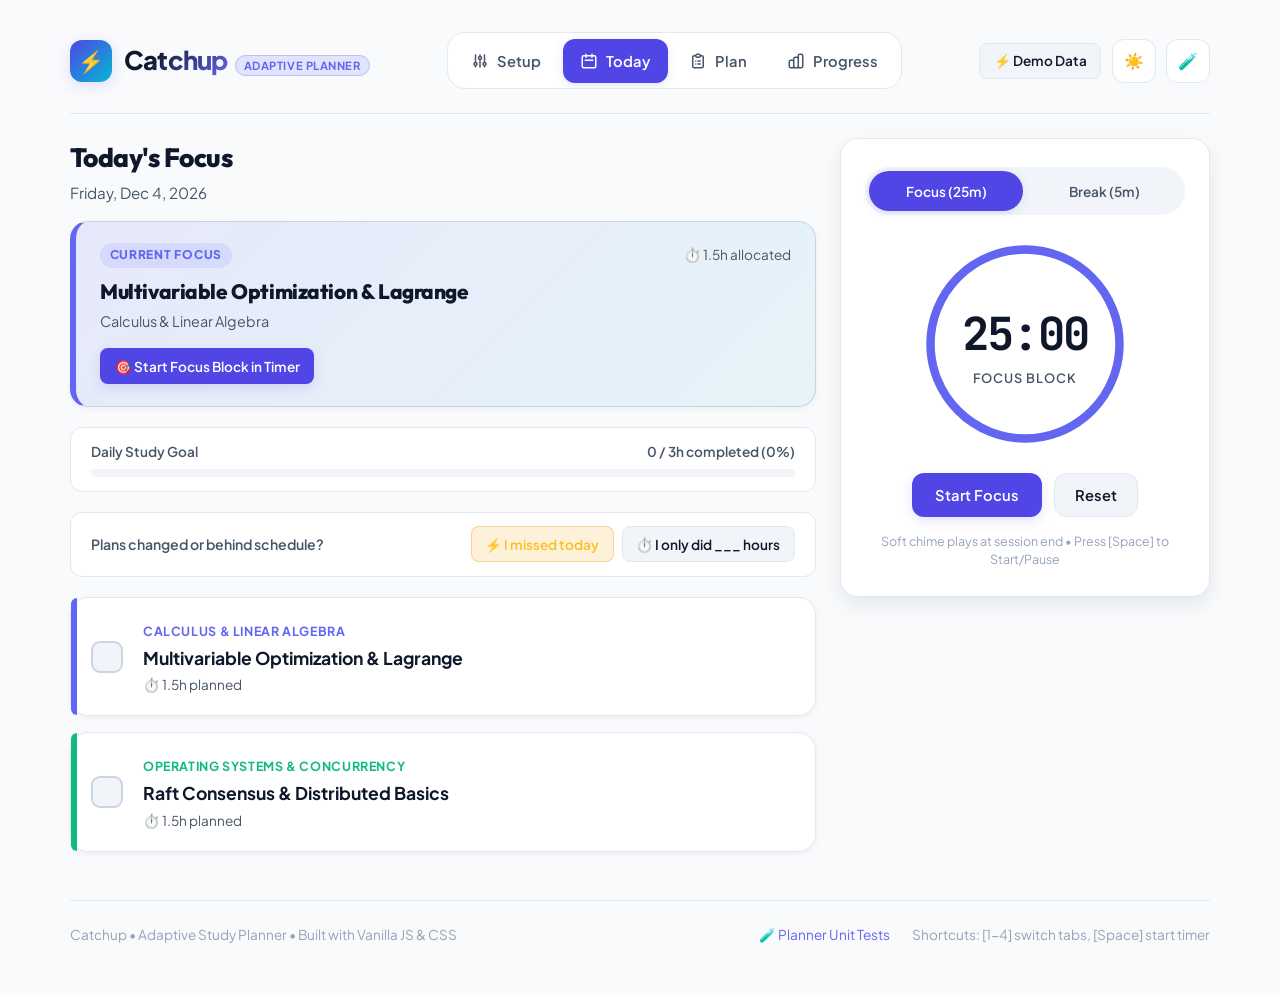
<file: index.html>
<!DOCTYPE html>
<html lang="en" data-theme="dark">
<head>
  <meta charset="UTF-8">
  <meta name="viewport" content="width=device-width, initial-scale=1.0">
  <title>Catchup - Adaptive Study Planner</title>
  <meta name="description" content="Catchup is an adaptive study planner that automatically re-plans your remaining schedule when life happens.">
  <meta name="theme-color" content="#6366f1">
  <meta name="apple-mobile-web-app-capable" content="yes">
  <meta name="apple-mobile-web-app-status-bar-style" content="black-translucent">
  <link rel="manifest" href="manifest.json">
  <link rel="preconnect" href="https://fonts.googleapis.com">
  <link rel="preconnect" href="https://fonts.gstatic.com" crossorigin>
  <link rel="stylesheet" href="styles.css">
  <link rel="icon" href="data:image/svg+xml,<svg xmlns=%22http://www.w3.org/2000/svg%22 viewBox=%220 0 100 100%22><text y=%22.9em%22 font-size=%2290%22>⚡</text></svg>">
</head>
<body>
  <div class="app-container">
    <!-- Navigation Bar -->
    <header class="navbar" role="banner">
      <div class="brand">
        <div class="brand-icon" aria-hidden="true">⚡</div>
        <div>
          <span class="brand-title">Catchup</span>
          <span class="brand-badge">Adaptive Planner</span>
        </div>
      </div>

      <!-- Tab Buttons -->
      <nav class="tab-nav" role="tablist" aria-label="Main Navigation">
        <button class="tab-btn" data-tab="setup" role="tab" id="tab-nav-setup" aria-selected="false" aria-controls="tab-setup">
          <svg fill="none" stroke="currentColor" viewBox="0 0 24 24" aria-hidden="true"><path stroke-linecap="round" stroke-linejoin="round" stroke-width="2" d="M12 6V4m0 2a2 2 0 100 4m0-4a2 2 0 110 4m-6 8a2 2 0 100-4m0 4a2 2 0 110-4m0 4v2m0-6V4m6 6v10m6-2a2 2 0 100-4m0 4a2 2 0 110-4m0 4v2m0-6V4"/></svg>
          Setup
        </button>
        <button class="tab-btn active" data-tab="today" role="tab" id="tab-nav-today" aria-selected="true" aria-controls="tab-today">
          <svg fill="none" stroke="currentColor" viewBox="0 0 24 24" aria-hidden="true"><path stroke-linecap="round" stroke-linejoin="round" stroke-width="2" d="M8 7V3m8 4V3m-9 8h10M5 21h14a2 2 0 002-2V7a2 2 0 00-2-2H5a2 2 0 00-2 2v12a2 2 0 002 2z"/></svg>
          Today
        </button>
        <button class="tab-btn" data-tab="plan" role="tab" id="tab-nav-plan" aria-selected="false" aria-controls="tab-plan">
          <svg fill="none" stroke="currentColor" viewBox="0 0 24 24" aria-hidden="true"><path stroke-linecap="round" stroke-linejoin="round" stroke-width="2" d="M9 5H7a2 2 0 00-2 2v12a2 2 0 002 2h10a2 2 0 002-2V7a2 2 0 00-2-2h-2M9 5a2 2 0 002 2h2a2 2 0 002-2M9 5a2 2 0 012-2h2a2 2 0 012 2m-3 7h3m-3 4h3m-6-4h.01M9 16h.01"/></svg>
          Plan
        </button>
        <button class="tab-btn" data-tab="progress" role="tab" id="tab-nav-progress" aria-selected="false" aria-controls="tab-progress">
          <svg fill="none" stroke="currentColor" viewBox="0 0 24 24" aria-hidden="true"><path stroke-linecap="round" stroke-linejoin="round" stroke-width="2" d="M9 19v-6a2 2 0 00-2-2H5a2 2 0 00-2 2v6a2 2 0 002 2h2a2 2 0 002-2zm0 0V9a2 2 0 012-2h2a2 2 0 012 2v10m-6 0a2 2 0 002 2h2a2 2 0 002-2m0 0V5a2 2 0 012-2h2a2 2 0 012 2v14a2 2 0 01-2 2h-2a2 2 0 01-2-2z"/></svg>
          Progress
        </button>
      </nav>

      <!-- Utility Actions -->
      <div class="nav-controls">
        <button class="btn btn-secondary btn-sm btn-load-demo" title="Load sample 3-subject study schedule">
          ⚡ Demo Data
        </button>
        <button class="btn-icon" id="theme-toggle-btn" aria-label="Toggle Dark and Light Theme" title="Toggle dark/light theme">
          <span id="theme-icon">🌙</span>
        </button>
        <a href="tests.html" class="btn-icon" aria-label="Run Unit Test Suite" title="Run Planner Unit Tests">
          <span>🧪</span>
        </a>
      </div>
    </header>

    <!-- Workload Warning Alert Banner -->
    <div id="workload-warning-banner" class="warning-banner" style="display: none;" role="alert" aria-live="assertive">
      <div class="warning-content">
        <div class="warning-icon" aria-hidden="true">⚠️</div>
        <div class="warning-text">
          <!-- Dynamic Content -->
        </div>
      </div>
      <button class="btn btn-warning btn-sm" onclick="document.getElementById('tab-nav-setup').click()">Adjust Hours</button>
    </div>

    <!-- MAIN SCREENS CONTAINER -->
    <main>
      <!-- SCREEN 1: SETUP -->
      <section id="tab-setup" class="tab-content" role="tabpanel" aria-labelledby="tab-nav-setup">
        <div class="screen-header">
          <div>
            <h2 class="screen-title">Study Setup & Curriculum</h2>
            <p class="screen-subtitle">Define your subjects, difficulty levels, exam deadlines, and daily capacity.</p>
          </div>
          <div style="display: flex; gap: 0.5rem; flex-wrap: wrap;">
            <button class="btn btn-primary" id="btn-add-subject">+ Add Subject</button>
            <button class="btn btn-secondary btn-load-demo">⚡ Load Demo</button>
            <button class="btn btn-danger btn-sm" id="btn-reset-data" style="margin-left: 0.25rem;">Reset All Data</button>
          </div>
        </div>

        <div class="setup-grid">
          <!-- Left: General Schedule Settings -->
          <div class="setup-card">
            <h3>⚙️ Study Settings</h3>
            
            <div class="form-group">
              <label class="form-label" for="setting-daily-hours">Daily Available Hours</label>
              <input type="number" id="setting-daily-hours" class="form-control" min="0.5" max="16" step="0.5" value="3" aria-describedby="setting-daily-hours-error">
              <div id="setting-daily-hours-error" class="form-error-msg" role="alert"></div>
              <small style="color:var(--text-muted);font-size:0.75rem;margin-top:0.25rem;display:block;">Catchup will allocate up to this many hours each active study day.</small>
            </div>

            <div class="form-group">
              <label class="form-label">Active Study Days</label>
              <div class="days-selector" role="group" aria-label="Select study days of the week">
                <label class="day-checkbox-label" data-day="1"><span>M</span></label>
                <label class="day-checkbox-label" data-day="2"><span>T</span></label>
                <label class="day-checkbox-label" data-day="3"><span>W</span></label>
                <label class="day-checkbox-label" data-day="4"><span>T</span></label>
                <label class="day-checkbox-label" data-day="5"><span>F</span></label>
                <label class="day-checkbox-label" data-day="6"><span>S</span></label>
                <label class="day-checkbox-label" data-day="0"><span>S</span></label>
              </div>
              <small style="color:var(--text-muted);font-size:0.75rem;margin-top:0.4rem;display:block;">Days toggled OFF are protected as rest days.</small>
            </div>

            <div style="margin-top: 1.5rem; padding-top: 1rem; border-top: 1px solid var(--border-subtle);">
              <h4 style="font-size: 0.92rem; margin-bottom: 0.5rem;">💡 How Adaptive Planning Works</h4>
              <p style="font-size: 0.82rem; color: var(--text-secondary); line-height: 1.45;">
                Topics are prioritized using: <br>
                <code>Weight = Difficulty × Hours × Urgency</code><br>
                Closer exams receive an exponential boost. Subjects are interleaved across days to maximize long-term memory retention.
              </p>
            </div>
          </div>

          <!-- Right: Subject Cards & Topic Tree -->
          <div>
            <div id="subjects-list-container" class="subjects-container">
              <!-- Dynamically populated -->
            </div>
          </div>
        </div>
      </section>

      <!-- SCREEN 2: TODAY -->
      <section id="tab-today" class="tab-content active" role="tabpanel" aria-labelledby="tab-nav-today">
        <div class="today-layout">
          <!-- Left Column: Hero Session, Daily Progress, Checklist & Catchup Actions -->
          <div>
            <div class="screen-header" style="margin-bottom: 1rem;">
              <div>
                <h2 class="screen-title">Today's Focus</h2>
                <p class="screen-subtitle" id="today-date-display"></p>
              </div>
            </div>

            <!-- Prominent Focus Hero Card -->
            <div id="today-hero-container">
              <!-- Dynamically populated with next session or completed state -->
            </div>

            <!-- Daily Progress Gauge -->
            <div class="today-progress-widget">
              <div class="daily-progress-header">
                <span>Daily Study Goal</span>
                <span id="today-daily-progress-label">0 / 0h (0%)</span>
              </div>
              <div class="daily-progress-track">
                <div class="daily-progress-fill" id="today-daily-progress-bar" style="width: 0%;"></div>
              </div>
            </div>

            <!-- Quick Catchup Actions Bar -->
            <div class="today-actions-bar">
              <span style="font-size: 0.88rem; font-weight: 600; color: var(--text-secondary);">Plans changed or behind schedule?</span>
              <div style="display: flex; gap: 0.5rem; flex-wrap: wrap;">
                <button class="btn btn-warning btn-sm" id="btn-missed-today">⚡ I missed today</button>
                <button class="btn btn-secondary btn-sm" id="btn-partial-hours">⏱️ I only did ___ hours</button>
              </div>
            </div>

            <!-- Today's Sessions List -->
            <div id="today-sessions-container" class="today-sessions-list">
              <!-- Dynamically populated -->
            </div>
          </div>

          <!-- Right Column: Built-in Pomodoro Focus Timer -->
          <div>
            <div class="pomodoro-card">
              <div class="pomodoro-modes" role="tablist" aria-label="Timer interval selection">
                <button class="pomo-mode-btn active" id="pomo-mode-work" role="tab" aria-selected="true">Focus (25m)</button>
                <button class="pomo-mode-btn" id="pomo-mode-break" role="tab" aria-selected="false">Break (5m)</button>
              </div>

              <div class="timer-circle-wrap" aria-hidden="true">
                <svg class="timer-svg" viewBox="0 0 200 200">
                  <circle class="timer-svg-bg" cx="100" cy="100" r="90"></circle>
                  <circle class="timer-svg-progress" id="pomo-progress-circle" cx="100" cy="100" r="90"></circle>
                </svg>
                <div class="timer-center-content">
                  <div class="timer-time-display" id="pomo-time-display" aria-live="polite">25:00</div>
                  <div class="timer-label-display">Focus Block</div>
                </div>
              </div>

              <div class="timer-controls-row">
                <button class="btn btn-primary" id="pomo-start-btn" style="min-width: 130px;">Start Focus</button>
                <button class="btn btn-secondary" id="pomo-reset-btn">Reset</button>
              </div>
              <p style="margin-top: 1rem; font-size: 0.78rem; color: var(--text-muted); line-height: 1.4;">
                Soft chime plays at session end • Press [Space] to Start/Pause
              </p>
            </div>
          </div>
        </div>
      </section>

      <!-- SCREEN 3: PLAN -->
      <section id="tab-plan" class="tab-content" role="tabpanel" aria-labelledby="tab-nav-plan">
        <div class="screen-header">
          <div>
            <h2 class="screen-title">Adaptive Timeline</h2>
            <p class="screen-subtitle">Your interleaved schedule over the next 14 days. Sessions automatically redistribute when life happens.</p>
          </div>
        </div>

        <div id="plan-calendar-grid" class="plan-calendar-grid">
          <!-- Dynamically populated day columns -->
        </div>
      </section>

      <!-- SCREEN 4: PROGRESS -->
      <section id="tab-progress" class="tab-content" role="tabpanel" aria-labelledby="tab-nav-progress">
        <div class="screen-header">
          <div>
            <h2 class="screen-title">Exam Readiness & Consistency</h2>
            <p class="screen-subtitle">Difficulty-weighted mastery, countdowns, and historical study cadence.</p>
          </div>
          <div>
            <div style="font-size: 0.8rem; text-transform: uppercase; color: var(--text-muted); font-weight: 700;">Overall Mastery</div>
            <div style="font-size: 1.85rem; font-weight: 800; font-family: var(--font-display); color: var(--accent-emerald);" id="overall-readiness-val">0%</div>
          </div>
        </div>

        <div class="progress-grid">
          <!-- Subject Readiness Scores -->
          <div class="progress-card">
            <h3 style="margin-bottom: 0.75rem;">🎯 Subject Readiness</h3>
            <p style="font-size: 0.82rem; color: var(--text-secondary); margin-bottom: 1.25rem;">
              Calculated as: <code>∑ (HoursDone × Difficulty) / ∑ (TotalHours × Difficulty)</code>
            </p>
            <div id="readiness-scores-container">
              <!-- Dynamically populated -->
            </div>
          </div>

          <!-- Exam Countdowns -->
          <div class="progress-card">
            <h3 style="margin-bottom: 1rem;">⏳ Upcoming Exam Deadlines</h3>
            <div id="exam-countdown-container" class="countdown-cards-list">
              <!-- Dynamically populated -->
            </div>
          </div>

          <!-- GitHub-style Study Heatmap -->
          <div class="heatmap-container-card">
            <div style="display: flex; justify-content: space-between; align-items: center; margin-bottom: 1rem;">
              <div>
                <h3 style="font-size: 1.2rem;">🔥 Study Consistency Heatmap</h3>
                <p style="font-size: 0.82rem; color: var(--text-secondary);">Hours completed across the last 12 weeks</p>
              </div>
            </div>

            <div class="heatmap-scroll-wrapper">
              <div id="study-heatmap-grid" class="heatmap-grid" role="grid" aria-label="Study hours activity heatmap">
                <!-- 7 rows x 12 cols dynamically rendered -->
              </div>
            </div>

            <div class="heatmap-legend" aria-hidden="true">
              <span>Less</span>
              <div class="legend-square heatmap-cell" data-level="0"></div>
              <div class="legend-square heatmap-cell" data-level="1"></div>
              <div class="legend-square heatmap-cell" data-level="2"></div>
              <div class="legend-square heatmap-cell" data-level="3"></div>
              <div class="legend-square heatmap-cell" data-level="4"></div>
              <span>More (3.5h+)</span>
            </div>
          </div>
        </div>
      </section>
    </main>

    <!-- FOOTER -->
    <footer class="app-footer">
      <div>Catchup • Adaptive Study Planner • Built with Vanilla JS &amp; CSS</div>
      <div>
        <a href="tests.html" style="margin-right: 1.25rem;">🧪 Planner Unit Tests</a>
        <span>Shortcuts: [1-4] switch tabs, [Space] start timer</span>
      </div>
    </footer>
  </div>

  <!-- ==========================================
       ACCESSIBLE MODALS
       ========================================== -->

  <!-- Modal: Add Subject -->
  <div class="modal-overlay" id="subject-modal" role="dialog" aria-modal="true" aria-labelledby="modal-subject-title" aria-hidden="true">
    <div class="modal-dialog">
      <div class="modal-header">
        <h3 id="modal-subject-title">Add New Subject</h3>
        <button class="btn-icon modal-close-btn" aria-label="Close modal">✕</button>
      </div>
      <form id="subject-form" novalidate>
        <div class="form-group">
          <label class="form-label" for="subject-name">Subject Name</label>
          <input type="text" id="subject-name" class="form-control" placeholder="e.g. Distributed Systems" required aria-describedby="subject-name-error">
          <div id="subject-name-error" class="form-error-msg" role="alert"></div>
        </div>
        <div class="form-group">
          <label class="form-label" for="subject-color">Accent Color</label>
          <input type="color" id="subject-color" class="form-control" value="#6366f1" style="height: 44px; padding: 4px; cursor: pointer;">
        </div>
        <div class="form-group">
          <label class="form-label" for="subject-exam-date">Exam Date</label>
          <input type="date" id="subject-exam-date" class="form-control" required aria-describedby="subject-exam-date-error">
          <div id="subject-exam-date-error" class="form-error-msg" role="alert"></div>
        </div>
        <div class="modal-footer">
          <button type="button" class="btn btn-secondary modal-close-btn">Cancel</button>
          <button type="submit" class="btn btn-primary">Create Subject</button>
        </div>
      </form>
    </div>
  </div>

  <!-- Modal: Add Topic -->
  <div class="modal-overlay" id="topic-modal" role="dialog" aria-modal="true" aria-labelledby="modal-topic-title" aria-hidden="true">
    <div class="modal-dialog">
      <div class="modal-header">
        <h3 id="modal-topic-title">Add New Topic</h3>
        <button class="btn-icon modal-close-btn" aria-label="Close modal">✕</button>
      </div>
      <form id="topic-form" novalidate>
        <div class="form-group">
          <label class="form-label" for="topic-name">Topic Name</label>
          <input type="text" id="topic-name" class="form-control" placeholder="e.g. Raft Consensus Algorithm" required aria-describedby="topic-name-error">
          <div id="topic-name-error" class="form-error-msg" role="alert"></div>
        </div>
        <div class="form-group">
          <label class="form-label" for="topic-difficulty">Difficulty (1 = Easy, 5 = Deep)</label>
          <select id="topic-difficulty" class="form-control">
            <option value="1">1 - Easy (Quick revision)</option>
            <option value="2">2 - Moderate</option>
            <option value="3" selected>3 - Standard Difficulty</option>
            <option value="4">4 - Challenging</option>
            <option value="5">5 - Hard (Deep concepts)</option>
          </select>
        </div>
        <div class="form-group">
          <label class="form-label" for="topic-hours">Estimated Hours Needed</label>
          <input type="number" id="topic-hours" class="form-control" min="0.5" max="40" step="0.5" value="3" required aria-describedby="topic-hours-error">
          <div id="topic-hours-error" class="form-error-msg" role="alert"></div>
        </div>
        <div class="modal-footer">
          <button type="button" class="btn btn-secondary modal-close-btn">Cancel</button>
          <button type="submit" class="btn btn-primary">Add Topic</button>
        </div>
      </form>
    </div>
  </div>

  <!-- Modal: Partial Hours ("I only did ___ hours") -->
  <div class="modal-overlay" id="partial-hours-modal" role="dialog" aria-modal="true" aria-labelledby="modal-partial-title" aria-hidden="true">
    <div class="modal-dialog">
      <div class="modal-header">
        <h3 id="modal-partial-title">Log Today's Study Hours</h3>
        <button class="btn-icon modal-close-btn" aria-label="Close modal">✕</button>
      </div>
      <div>
        <p style="font-size: 0.9rem; color: var(--text-secondary); margin-bottom: 1.25rem; line-height: 1.45;">
          Didn't finish all scheduled sessions today? No guilt! Enter how many hours you actually studied, and Catchup will intelligently re-balance the remainder across future days.
        </p>
        <div class="form-group">
          <label class="form-label" for="partial-hours-input">Hours Completed Today</label>
          <input type="number" id="partial-hours-input" class="form-control" min="0" max="24" step="0.5" value="1.5" aria-describedby="partial-hours-input-error">
          <div id="partial-hours-input-error" class="form-error-msg" role="alert"></div>
        </div>
      </div>
      <div class="modal-footer">
        <button type="button" class="btn btn-secondary modal-close-btn">Cancel</button>
        <button type="button" class="btn btn-primary" id="btn-confirm-partial">Re-plan Schedule</button>
      </div>
    </div>
  </div>

  <!-- Modal: Confirm Reset All Data -->
  <div class="modal-overlay" id="reset-modal" role="dialog" aria-modal="true" aria-labelledby="modal-reset-title" aria-hidden="true">
    <div class="modal-dialog">
      <div class="modal-header">
        <h3 id="modal-reset-title">Reset All Study Data?</h3>
        <button class="btn-icon modal-close-btn" aria-label="Close modal">✕</button>
      </div>
      <div>
        <p style="font-size: 0.92rem; color: var(--text-secondary); line-height: 1.45;">
          This will permanently delete all custom subjects, curriculum topics, study logs, and your active schedule. You can reload demo data at any time.
        </p>
      </div>
      <div class="modal-footer">
        <button type="button" class="btn btn-secondary modal-close-btn">Cancel</button>
        <button type="button" class="btn btn-danger" id="btn-confirm-reset">Yes, Reset Everything</button>
      </div>
    </div>
  </div>

  <!-- Toast Notification Container -->
  <div id="toast-container" class="toast-container" aria-live="polite"></div>

  <!-- Application Scripts (Loaded in order for 100% zero-CORS file:// direct execution) -->
  <script src="planner.js"></script>
  <script src="storage.js"></script>
  <script src="ui.js"></script>
  <script src="app.js"></script>
</body>
</html>
</file>
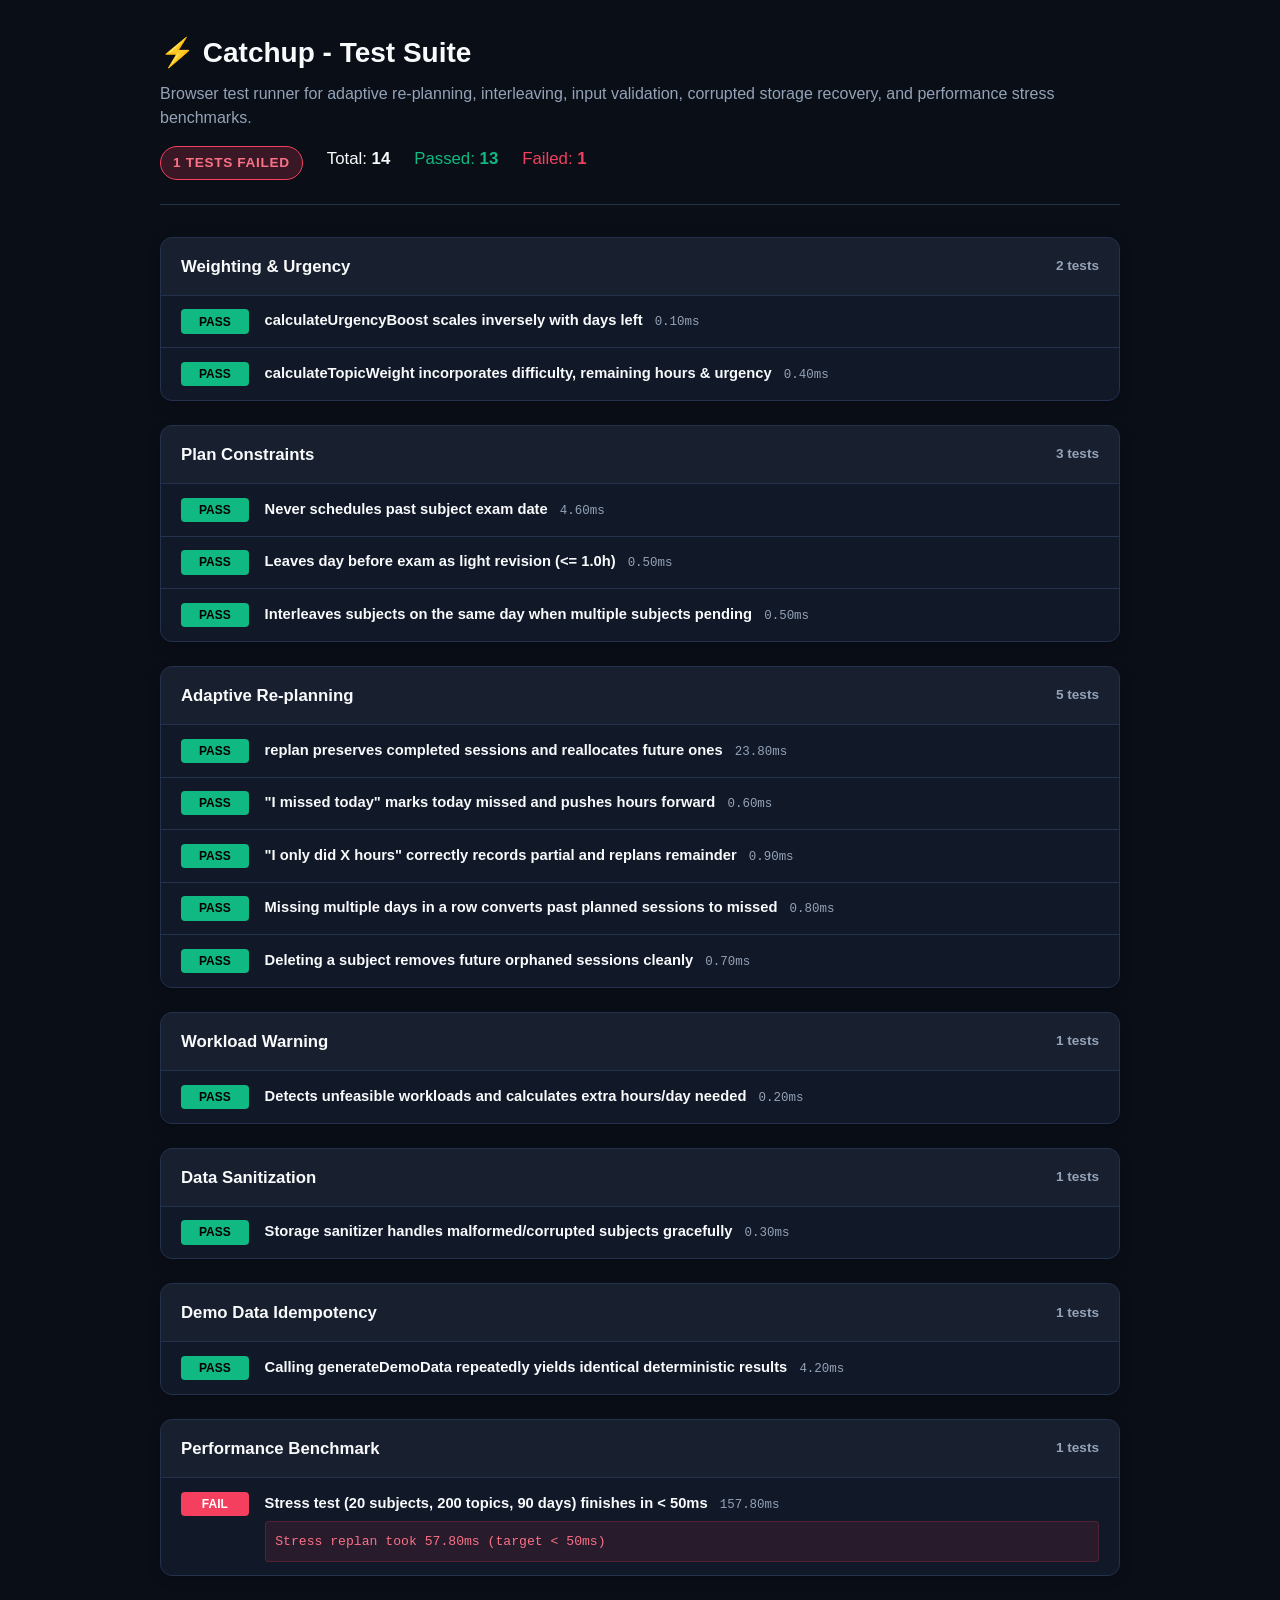
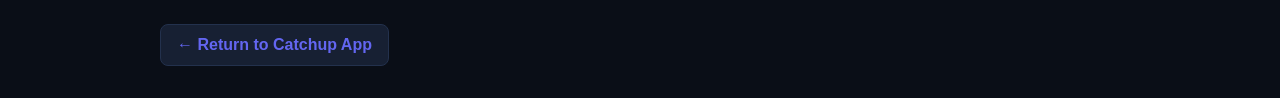
<file: tests.html>
<!DOCTYPE html>
<html lang="en">
<head>
  <meta charset="UTF-8">
  <meta name="viewport" content="width=device-width, initial-scale=1.0">
  <title>Catchup - Comprehensive Test Suite</title>
  <style>
    :root {
      --bg: #0a0e17;
      --card-bg: #111827;
      --surface: #172033;
      --text: #f8fafc;
      --text-muted: #94a3b8;
      --border: #23314d;
      --pass: #10b981;
      --fail: #f43f5e;
      --accent: #6366f1;
    }
    body {
      font-family: -apple-system, BlinkMacSystemFont, "Segoe UI", Roboto, sans-serif;
      background: var(--bg);
      color: var(--text);
      margin: 0;
      padding: 2rem 1.5rem;
      line-height: 1.5;
    }
    .container {
      max-width: 960px;
      margin: 0 auto;
    }
    header {
      margin-bottom: 2rem;
      border-bottom: 1px solid var(--border);
      padding-bottom: 1.5rem;
    }
    h1 {
      margin: 0 0 0.5rem 0;
      font-size: 1.75rem;
      display: flex;
      align-items: center;
      gap: 0.5rem;
    }
    .badge {
      display: inline-block;
      padding: 0.35rem 0.75rem;
      border-radius: 9999px;
      font-size: 0.85rem;
      font-weight: 700;
      letter-spacing: 0.05em;
    }
    .badge-pass { background: rgba(16, 185, 129, 0.2); color: #34d399; border: 1px solid #10b981; }
    .badge-fail { background: rgba(244, 63, 94, 0.2); color: #fb7185; border: 1px solid #f43f5e; }
    .stats {
      display: flex;
      gap: 1.5rem;
      font-size: 1.05rem;
      margin-top: 1rem;
      flex-wrap: wrap;
    }
    .test-suite {
      background: var(--card-bg);
      border-radius: 12px;
      border: 1px solid var(--border);
      overflow: hidden;
      margin-bottom: 1.5rem;
      box-shadow: 0 4px 12px rgba(0,0,0,0.2);
    }
    .suite-header {
      padding: 1rem 1.25rem;
      background: rgba(255, 255, 255, 0.03);
      font-weight: 700;
      border-bottom: 1px solid var(--border);
      font-size: 1.05rem;
      display: flex;
      justify-content: space-between;
      align-items: center;
    }
    .test-item {
      padding: 0.85rem 1.25rem;
      border-bottom: 1px solid var(--border);
      display: flex;
      align-items: flex-start;
      gap: 1rem;
      font-size: 0.92rem;
    }
    .test-item:last-child {
      border-bottom: none;
    }
    .test-status {
      font-weight: 700;
      font-size: 0.75rem;
      padding: 0.2rem 0.55rem;
      border-radius: 4px;
      text-transform: uppercase;
      min-width: 50px;
      text-align: center;
      flex-shrink: 0;
    }
    .test-status.pass { background: var(--pass); color: #000; }
    .test-status.fail { background: var(--fail); color: #fff; }
    .test-details {
      flex: 1;
    }
    .test-name {
      font-weight: 600;
    }
    .test-duration {
      font-family: monospace;
      font-size: 0.78rem;
      color: var(--text-muted);
      margin-left: 0.5rem;
    }
    .test-error {
      color: #fb7185;
      font-family: monospace;
      font-size: 0.82rem;
      margin-top: 0.4rem;
      background: rgba(244, 63, 94, 0.1);
      padding: 0.6rem;
      border-radius: 4px;
      white-space: pre-wrap;
      border: 1px solid rgba(244, 63, 94, 0.2);
    }
    .back-link {
      display: inline-flex;
      align-items: center;
      gap: 0.5rem;
      margin-top: 1.5rem;
      color: var(--accent);
      text-decoration: none;
      font-weight: 600;
      padding: 0.5rem 1rem;
      background: var(--surface);
      border-radius: 8px;
      border: 1px solid var(--border);
    }
    .back-link:hover { text-decoration: underline; background: rgba(99, 102, 241, 0.15); }
  </style>
</head>
<body>
  <div class="container">
    <header>
      <h1>⚡ Catchup - Test Suite</h1>
      <p style="color: var(--text-muted); margin: 0.25rem 0 0 0;">
        Browser test runner for adaptive re-planning, interleaving, input validation, corrupted storage recovery, and performance stress benchmarks.
      </p>
      <div class="stats" id="stats">Running test suites...</div>
    </header>

    <div id="results"></div>

    <a href="index.html" class="back-link">&larr; Return to Catchup App</a>
  </div>

  <!-- Load dependencies (supporting direct file:// execution) -->
  <script src="planner.js"></script>
  <script src="storage.js"></script>

  <script>
    const planner = window.CatchupPlanner;
    const storage = window.CatchupStorage;
    const testResults = [];

    function assert(condition, message) {
      if (!condition) {
        throw new Error(message || 'Assertion failed');
      }
    }

    function assertEqual(actual, expected, message) {
      if (actual !== expected) {
        throw new Error(`${message || 'Assertion failed'}: expected ${JSON.stringify(expected)}, got ${JSON.stringify(actual)}`);
      }
    }

    async function runTest(suiteName, testName, testFn) {
      const startT = performance.now();
      try {
        await testFn();
        const duration = (performance.now() - startT).toFixed(2);
        testResults.push({ suite: suiteName, name: testName, passed: true, duration });
      } catch (err) {
        const duration = (performance.now() - startT).toFixed(2);
        testResults.push({ suite: suiteName, name: testName, passed: false, error: err.message || String(err), duration });
      }
    }

    async function executeAllTests() {
      const TODAY = '2026-11-14';

      // Suite 1: Weighting & Urgency
      await runTest('Weighting & Urgency', 'calculateUrgencyBoost scales inversely with days left', () => {
        const boost1 = planner.calculateUrgencyBoost(1);
        const boost5 = planner.calculateUrgencyBoost(5);
        const boost14 = planner.calculateUrgencyBoost(14);
        assert(boost1 > boost5, '1 day away should have higher urgency than 5 days');
        assert(boost5 > boost14, '5 days away should have higher urgency than 14 days');
        assertEqual(planner.calculateUrgencyBoost(0), 0, 'Exam today or passed yields 0 boost');
      });

      await runTest('Weighting & Urgency', 'calculateTopicWeight incorporates difficulty, remaining hours & urgency', () => {
        const subject = { examDate: planner.addDays(TODAY, 5) };
        const topicEasy = { difficulty: 1, estimatedHours: 4, hoursDone: 0 };
        const topicHard = { difficulty: 5, estimatedHours: 4, hoursDone: 0 };
        const wEasy = planner.calculateTopicWeight(topicEasy, subject, TODAY);
        const wHard = planner.calculateTopicWeight(topicHard, subject, TODAY);
        assert(wHard > wEasy * 4.5, 'Difficulty 5 topic should outweigh difficulty 1 topic by 5x');

        const topicDone = { difficulty: 5, estimatedHours: 4, hoursDone: 4 };
        assertEqual(planner.calculateTopicWeight(topicDone, subject, TODAY), 0, 'Completed topic has 0 weight');
      });

      // Suite 2: Plan Constraints & Interleaving
      await runTest('Plan Constraints', 'Never schedules past subject exam date', () => {
        const subjects = [{
          id: 's1',
          name: 'Physics',
          examDate: planner.addDays(TODAY, 3),
          topics: [{ id: 't1', name: 'Optics', difficulty: 4, estimatedHours: 8, hoursDone: 0 }]
        }];
        const settings = { dailyHours: 3, studyDays: [0, 1, 2, 3, 4, 5, 6] };
        const sessions = planner.generatePlan({ subjects, settings, startDate: TODAY });

        for (const s of sessions) {
          assert(s.date < subjects[0].examDate, `Session date ${s.date} must be strictly before exam date ${subjects[0].examDate}`);
        }
      });

      await runTest('Plan Constraints', 'Leaves day before exam as light revision (<= 1.0h)', () => {
        const subjects = [{
          id: 's1',
          name: 'Chemistry',
          examDate: planner.addDays(TODAY, 4),
          topics: [{ id: 't1', name: 'Thermodynamics', difficulty: 3, estimatedHours: 6, hoursDone: 0 }]
        }];
        const settings = { dailyHours: 3, studyDays: [0, 1, 2, 3, 4, 5, 6] };
        const sessions = planner.generatePlan({ subjects, settings, startDate: TODAY });

        const revDay = planner.addDays(subjects[0].examDate, -1);
        const revSessions = sessions.filter(s => s.date === revDay && s.isRevision);
        assert(revSessions.length > 0, `Expected a revision session on ${revDay}`);
        assert(revSessions[0].plannedHours <= 1.0, 'Revision session must be light (<= 1.0h)');
      });

      await runTest('Plan Constraints', 'Interleaves subjects on the same day when multiple subjects pending', () => {
        const subjects = [
          { id: 's1', name: 'Math', examDate: planner.addDays(TODAY, 6), topics: [{ id: 't1', name: 'Algebra', difficulty: 4, estimatedHours: 4, hoursDone: 0 }] },
          { id: 's2', name: 'History', examDate: planner.addDays(TODAY, 7), topics: [{ id: 't2', name: 'WW2', difficulty: 3, estimatedHours: 4, hoursDone: 0 }] }
        ];
        const settings = { dailyHours: 3, studyDays: [0, 1, 2, 3, 4, 5, 6] };
        const sessions = planner.generatePlan({ subjects, settings, startDate: TODAY });

        const day1Sessions = sessions.filter(s => s.date === TODAY);
        const day1Subjects = new Set(day1Sessions.map(s => s.subjectId));
        assert(day1Subjects.size >= 2, 'Day 1 should have interleaved at least 2 subjects');
      });

      // Suite 3: Adaptive Re-planning & Bug Fixes
      await runTest('Adaptive Re-planning', 'replan preserves completed sessions and reallocates future ones', () => {
        const subjects = [{
          id: 's1',
          name: 'Bio',
          examDate: planner.addDays(TODAY, 6),
          topics: [{ id: 't1', name: 'Genetics', difficulty: 3, estimatedHours: 6, hoursDone: 0 }]
        }];
        const settings = { dailyHours: 3, studyDays: [0, 1, 2, 3, 4, 5, 6] };
        const initial = planner.generatePlan({ subjects, settings, startDate: TODAY });

        const existing = initial.map(s => ({ ...s }));
        existing[0].status = 'done';
        existing[0].doneHours = existing[0].plannedHours;

        const res = planner.replan({ fromDate: TODAY, subjects, settings, existingSessions: existing });
        const kept = res.newSessions.filter(s => s.id === existing[0].id && s.status === 'done');
        assertEqual(kept.length, 1, 'Completed session must be preserved');
      });

      await runTest('Adaptive Re-planning', '"I missed today" marks today missed and pushes hours forward', () => {
        const subjects = [{
          id: 's1',
          name: 'Economics',
          examDate: planner.addDays(TODAY, 6),
          topics: [{ id: 't1', name: 'Macro', difficulty: 4, estimatedHours: 5, hoursDone: 0 }]
        }];
        const settings = { dailyHours: 2, studyDays: [0, 1, 2, 3, 4, 5, 6] };
        const initial = planner.generatePlan({ subjects, settings, startDate: TODAY });

        const res = planner.replan({ fromDate: TODAY, subjects, settings, existingSessions: initial, missedToday: true });
        const todaySessions = res.newSessions.filter(s => s.date === TODAY);
        assert(todaySessions.every(s => s.status === 'missed'), 'Today sessions should be marked missed');

        const future = res.newSessions.filter(s => s.date > TODAY && s.status === 'planned');
        const totalFuture = future.reduce((acc, s) => acc + s.plannedHours, 0);
        assert(totalFuture >= 4.5, `Future sessions must account for missed work (found ${totalFuture}h)`);
      });

      await runTest('Adaptive Re-planning', '"I only did X hours" correctly records partial and replans remainder', () => {
        const subjects = [{
          id: 's1',
          name: 'Literature',
          examDate: planner.addDays(TODAY, 5),
          topics: [{ id: 't1', name: 'Shakespeare', difficulty: 3, estimatedHours: 6, hoursDone: 0 }]
        }];
        const settings = { dailyHours: 3, studyDays: [0, 1, 2, 3, 4, 5, 6] };
        const initial = planner.generatePlan({ subjects, settings, startDate: TODAY });

        const res = planner.replan({ fromDate: TODAY, subjects, settings, existingSessions: initial, completedHoursToday: 1.0 });
        const today = res.newSessions.filter(s => s.date === TODAY);
        const doneTotal = today.reduce((acc, s) => acc + (s.doneHours || 0), 0);
        assertEqual(doneTotal, 1.0, 'Today logged hours should equal 1.0h');
      });

      await runTest('Adaptive Re-planning', 'Missing multiple days in a row converts past planned sessions to missed', () => {
        const subjects = [{
          id: 's1',
          name: 'Physics',
          examDate: planner.addDays(TODAY, 8),
          topics: [{ id: 't1', name: 'Quantum', difficulty: 4, estimatedHours: 8, hoursDone: 0 }]
        }];
        const settings = { dailyHours: 3, studyDays: [0, 1, 2, 3, 4, 5, 6] };
        // Initial plan generated 4 days ago
        const pastStart = planner.addDays(TODAY, -4);
        const oldPlan = planner.generatePlan({ subjects, settings, startDate: pastStart });

        // User didn't open app for 4 days, opens today
        const res = planner.replan({ fromDate: TODAY, subjects, settings, existingSessions: oldPlan });

        const pastSessions = res.newSessions.filter(s => s.date < TODAY);
        for (const s of pastSessions) {
          assert(s.status !== 'planned', `Past session on ${s.date} should not remain 'planned'`);
          assertEqual(s.status, 'missed', `Past uncompleted session on ${s.date} must be 'missed'`);
        }
      });

      await runTest('Adaptive Re-planning', 'Deleting a subject removes future orphaned sessions cleanly', () => {
        const s1 = { id: 's1', name: 'Math', examDate: planner.addDays(TODAY, 6), topics: [{ id: 't1', name: 'Algebra', difficulty: 4, estimatedHours: 4, hoursDone: 0 }] };
        const s2 = { id: 's2', name: 'History', examDate: planner.addDays(TODAY, 7), topics: [{ id: 't2', name: 'WW2', difficulty: 3, estimatedHours: 4, hoursDone: 0 }] };
        const settings = { dailyHours: 3, studyDays: [0, 1, 2, 3, 4, 5, 6] };
        const sessions = planner.generatePlan({ subjects: [s1, s2], settings, startDate: TODAY });

        // User deletes s2 from subjects
        const res = planner.replan({ fromDate: TODAY, subjects: [s1], settings, existingSessions: sessions });
        const futureS2 = res.newSessions.filter(s => s.date >= TODAY && s.subjectId === 's2');
        assertEqual(futureS2.length, 0, 'Deleted subject should have zero future sessions');
      });

      // Suite 4: Workload Capacity & Data Sanitization
      await runTest('Workload Warning', 'Detects unfeasible workloads and calculates extra hours/day needed', () => {
        const subjects = [{
          id: 's1',
          name: 'Massive Subject',
          examDate: planner.addDays(TODAY, 3),
          topics: [{ id: 't1', name: 'Giant Topic', difficulty: 5, estimatedHours: 20, hoursDone: 0 }]
        }];
        const settings = { dailyHours: 2, studyDays: [0, 1, 2, 3, 4, 5, 6] };
        const warning = planner.calculateWorkloadWarning({ subjects, settings, startDate: TODAY });

        assert(warning.hasWarning, 'Should flag workload warning');
        assert(warning.shortfallHours > 10, 'Shortfall should exceed 10 hours');
        assert(warning.extraHoursPerDayNeeded > 3, 'Extra hours/day should be calculated');
      });

      await runTest('Data Sanitization', 'Storage sanitizer handles malformed/corrupted subjects gracefully', () => {
        const corrupted = [
          null,
          { name: 'Broken' }, // missing id, topics
          { id: 's1', name: 'Ok', examDate: '2026-11-20', topics: [{ name: 'No hours' }, null] }
        ];
        const sanitized = storage.sanitizeSubjects(corrupted);
        assert(Array.isArray(sanitized), 'Sanitized subjects should be array');
        assertEqual(sanitized.length, 2, 'Null entry filtered out');
        assert(Array.isArray(sanitized[1].topics), 'Topics array initialized');
        assertEqual(sanitized[1].topics[0].estimatedHours, 2, 'Default estimated hours applied');
      });

      await runTest('Demo Data Idempotency', 'Calling generateDemoData repeatedly yields identical deterministic results', () => {
        const demo1 = storage.generateDemoData(TODAY);
        const demo2 = storage.generateDemoData(TODAY);
        assertEqual(demo1.subjects.length, demo2.subjects.length, 'Same subjects count');
        assertEqual(demo1.sessions.length, demo2.sessions.length, 'Same sessions count');
        assertEqual(demo1.sessions[0].id, demo2.sessions[0].id, 'Deterministic session IDs');
      });

      // Suite 5: Performance Stress Test
      await runTest('Performance Benchmark', 'Stress test (20 subjects, 200 topics, 90 days) finishes in < 50ms', () => {
        const stressSubjects = [];
        for (let i = 0; i < 20; i++) {
          const topics = [];
          for (let j = 0; j < 10; j++) {
            topics.push({ id: `st_${i}_${j}`, name: `Topic ${j}`, difficulty: (j % 5) + 1, estimatedHours: 3, hoursDone: 0 });
          }
          stressSubjects.push({
            id: `ss_${i}`,
            name: `Stress Subject ${i}`,
            color: '#6366f1',
            examDate: planner.addDays(TODAY, 20 + i * 3),
            topics
          });
        }
        const settings = { dailyHours: 4, studyDays: [0, 1, 2, 3, 4, 5, 6] };
        const initialPlan = planner.generatePlan({ subjects: stressSubjects, settings, startDate: TODAY, maxDays: 90 });

        const startT = performance.now();
        const replanResult = planner.replan({
          fromDate: TODAY,
          subjects: stressSubjects,
          settings,
          existingSessions: initialPlan,
          missedToday: true
        });
        const durationMs = performance.now() - startT;

        assert(durationMs < 50, `Stress replan took ${durationMs.toFixed(2)}ms (target < 50ms)`);
        assert(replanResult.newSessions.length > 50, 'Generated valid session volume');
      });

      renderResults();
    }

    function renderResults() {
      const resultsContainer = document.getElementById('results');
      const statsContainer = document.getElementById('stats');

      const suites = {};
      let totalPassed = 0;
      let totalFailed = 0;

      for (const res of testResults) {
        if (!suites[res.suite]) suites[res.suite] = [];
        suites[res.suite].push(res);
        if (res.passed) totalPassed++;
        else totalFailed++;
      }

      statsContainer.innerHTML = `
        <span class="badge ${totalFailed === 0 ? 'badge-pass' : 'badge-fail'}">
          ${totalFailed === 0 ? 'ALL TESTS PASSED' : `${totalFailed} TESTS FAILED`}
        </span>
        <span>Total: <strong>${testResults.length}</strong></span>
        <span style="color: var(--pass);">Passed: <strong>${totalPassed}</strong></span>
        ${totalFailed > 0 ? `<span style="color: var(--fail);">Failed: <strong>${totalFailed}</strong></span>` : ''}
      `;

      resultsContainer.innerHTML = '';

      for (const [suiteName, tests] of Object.entries(suites)) {
        const suiteEl = document.createElement('div');
        suiteEl.className = 'test-suite';

        const header = document.createElement('div');
        header.className = 'suite-header';
        header.innerHTML = `<span>${suiteName}</span> <span style="font-size:0.85rem;color:var(--text-muted);">${tests.length} tests</span>`;
        suiteEl.appendChild(header);

        for (const t of tests) {
          const item = document.createElement('div');
          item.className = 'test-item';
          item.innerHTML = `
            <span class="test-status ${t.passed ? 'pass' : 'fail'}">${t.passed ? 'PASS' : 'FAIL'}</span>
            <div class="test-details">
              <div>
                <span class="test-name">${t.name}</span>
                <span class="test-duration">${t.duration}ms</span>
              </div>
              ${t.error ? `<div class="test-error">${t.error}</div>` : ''}
            </div>
          `;
          suiteEl.appendChild(item);
        }

        resultsContainer.appendChild(suiteEl);
      }
    }

    executeAllTests();
  </script>
</body>
</html>
</file>
<file: styles.css>
/* ==========================================================================
   Catchup - Adaptive Study Planner Stylesheet (Polished Edition)
   Modern, cohesive, mobile-first design with dark/light mode, micro-interactions,
   accessible dialogs, and prefers-reduced-motion support.
   ========================================================================== */

@import url('https://fonts.googleapis.com/css2?family=Outfit:wght@400;500;600;700;800&family=Plus+Jakarta+Sans:wght@400;500;600;700&family=JetBrains+Mono:wght@400;500;600;700&display=swap');

/* --- Theme Variables --- */
:root {
  --font-sans: 'Plus Jakarta Sans', -apple-system, BlinkMacSystemFont, "Segoe UI", Roboto, sans-serif;
  --font-display: 'Outfit', -apple-system, BlinkMacSystemFont, "Segoe UI", Roboto, sans-serif;
  --font-mono: 'JetBrains Mono', monospace;

  /* Color Palette - Default Dark */
  --bg-primary: #0a0e17;
  --bg-secondary: #111827;
  --bg-surface: #172033;
  --bg-surface-hover: #1e293b;
  --bg-glass: rgba(17, 24, 39, 0.75);

  --border-subtle: #23314d;
  --border-strong: #334466;

  --text-primary: #f8fafc;
  --text-secondary: #94a3b8;
  --text-muted: #64748b;

  --primary: #6366f1;
  --primary-glow: rgba(99, 102, 241, 0.25);
  --primary-light: #818cf8;
  --primary-dark: #4f46e5;

  --accent-cyan: #06b6d4;
  --accent-emerald: #10b981;
  --accent-amber: #f59e0b;
  --accent-rose: #f43f5e;

  --radius-sm: 8px;
  --radius-md: 12px;
  --radius-lg: 18px;
  --radius-full: 9999px;

  --shadow-sm: 0 2px 4px rgba(0, 0, 0, 0.2);
  --shadow-md: 0 6px 16px rgba(0, 0, 0, 0.25);
  --shadow-lg: 0 12px 32px rgba(0, 0, 0, 0.35);

  --transition-fast: 0.15s cubic-bezier(0.4, 0, 0.2, 1);
  --transition-normal: 0.25s cubic-bezier(0.4, 0, 0.2, 1);
  --transition-spring: 0.35s cubic-bezier(0.34, 1.56, 0.64, 1);
}

/* Light Theme Override */
html[data-theme="light"] {
  --bg-primary: #f8fafc;
  --bg-secondary: #ffffff;
  --bg-surface: #f1f5f9;
  --bg-surface-hover: #e2e8f0;
  --bg-glass: rgba(255, 255, 255, 0.85);

  --border-subtle: #e2e8f0;
  --border-strong: #cbd5e1;

  --text-primary: #0f172a;
  --text-secondary: #475569;
  --text-muted: #94a3b8;

  --primary: #4f46e5;
  --primary-glow: rgba(79, 70, 229, 0.15);
  --primary-light: #6366f1;
  --primary-dark: #3730a3;

  --shadow-sm: 0 2px 6px rgba(15, 23, 42, 0.05);
  --shadow-md: 0 8px 20px rgba(15, 23, 42, 0.08);
  --shadow-lg: 0 16px 36px rgba(15, 23, 42, 0.12);
}

/* Base Reset & Typography */
*, *::before, *::after {
  box-sizing: border-box;
  margin: 0;
  padding: 0;
}

body {
  font-family: var(--font-sans);
  background-color: var(--bg-primary);
  color: var(--text-primary);
  line-height: 1.5;
  min-height: 100vh;
  -webkit-font-smoothing: antialiased;
  display: flex;
  flex-direction: column;
}

h1, h2, h3, h4, .font-display {
  font-family: var(--font-display);
  font-weight: 700;
  letter-spacing: -0.02em;
  color: var(--text-primary);
}

button, input, select, textarea {
  font-family: inherit;
  font-size: inherit;
  color: inherit;
}

a {
  color: var(--primary-light);
  text-decoration: none;
}
a:hover {
  text-decoration: underline;
}

/* Accessibility Focus States */
:focus-visible {
  outline: 2px solid var(--primary-light);
  outline-offset: 2px;
}

/* App Shell Container */
.app-container {
  max-width: 1180px;
  margin: 0 auto;
  width: 100%;
  padding: 1rem 1.25rem 3rem;
  flex: 1;
  display: flex;
  flex-direction: column;
}

/* Header & Navigation */
.navbar {
  display: flex;
  align-items: center;
  justify-content: space-between;
  padding: 1rem 0 1.5rem;
  border-bottom: 1px solid var(--border-subtle);
  margin-bottom: 1.5rem;
  flex-wrap: wrap;
  gap: 1rem;
}

.brand {
  display: flex;
  align-items: center;
  gap: 0.75rem;
  text-decoration: none;
}

.brand-icon {
  width: 42px;
  height: 42px;
  background: linear-gradient(135deg, var(--primary), var(--accent-cyan));
  border-radius: var(--radius-md);
  display: flex;
  align-items: center;
  justify-content: center;
  box-shadow: 0 4px 14px var(--primary-glow);
  color: white;
  font-weight: 800;
  font-size: 1.3rem;
  flex-shrink: 0;
}

.brand-title {
  font-size: 1.6rem;
  font-weight: 800;
  letter-spacing: -0.03em;
  background: linear-gradient(135deg, var(--text-primary) 30%, var(--primary-light));
  -webkit-background-clip: text;
  -webkit-text-fill-color: transparent;
}

.brand-badge {
  font-size: 0.7rem;
  font-weight: 700;
  text-transform: uppercase;
  letter-spacing: 0.05em;
  padding: 0.15rem 0.5rem;
  background: rgba(99, 102, 241, 0.15);
  border: 1px solid rgba(99, 102, 241, 0.3);
  color: var(--primary-light);
  border-radius: var(--radius-full);
  margin-left: 0.25rem;
}

.nav-controls {
  display: flex;
  align-items: center;
  gap: 0.65rem;
}

/* Tab Navigation */
.tab-nav {
  display: flex;
  background: var(--bg-secondary);
  padding: 0.35rem;
  border-radius: var(--radius-lg);
  border: 1px solid var(--border-subtle);
  gap: 0.25rem;
  overflow-x: auto;
  max-width: 100%;
}

.tab-btn {
  display: flex;
  align-items: center;
  gap: 0.5rem;
  padding: 0.6rem 1.1rem;
  min-height: 44px; /* Accessible touch target */
  border-radius: var(--radius-md);
  border: none;
  background: transparent;
  color: var(--text-secondary);
  font-weight: 600;
  font-size: 0.92rem;
  cursor: pointer;
  transition: all var(--transition-fast);
  white-space: nowrap;
}

.tab-btn:hover {
  color: var(--text-primary);
  background: var(--bg-surface-hover);
}

.tab-btn.active {
  background: var(--primary);
  color: white;
  box-shadow: 0 2px 10px var(--primary-glow);
}

.tab-btn svg {
  width: 18px;
  height: 18px;
}

/* Icon Buttons & Tooling */
.btn-icon {
  width: 44px; /* Accessible touch target */
  height: 44px;
  border-radius: var(--radius-md);
  border: 1px solid var(--border-subtle);
  background: var(--bg-secondary);
  color: var(--text-secondary);
  display: flex;
  align-items: center;
  justify-content: center;
  cursor: pointer;
  transition: all var(--transition-fast);
}

.btn-icon:hover {
  color: var(--text-primary);
  background: var(--bg-surface);
  border-color: var(--border-strong);
}

/* Standard Buttons */
.btn {
  display: inline-flex;
  align-items: center;
  justify-content: center;
  gap: 0.5rem;
  padding: 0.65rem 1.25rem;
  min-height: 44px; /* Accessible touch target */
  border-radius: var(--radius-md);
  font-weight: 600;
  font-size: 0.92rem;
  cursor: pointer;
  border: 1px solid transparent;
  transition: all var(--transition-fast);
  user-select: none;
}

.btn-primary {
  background: var(--primary);
  color: #ffffff;
  box-shadow: 0 4px 12px var(--primary-glow);
}
.btn-primary:hover {
  background: var(--primary-dark);
  transform: translateY(-1px);
}
.btn-primary:active {
  transform: translateY(0);
}

.btn-secondary {
  background: var(--bg-surface);
  color: var(--text-primary);
  border-color: var(--border-subtle);
}
.btn-secondary:hover {
  background: var(--bg-surface-hover);
  border-color: var(--border-strong);
}

.btn-warning {
  background: rgba(245, 158, 11, 0.15);
  color: #fbbf24;
  border: 1px solid rgba(245, 158, 11, 0.35);
}
.btn-warning:hover {
  background: rgba(245, 158, 11, 0.25);
  border-color: rgba(245, 158, 11, 0.5);
}

.btn-danger {
  background: rgba(244, 63, 94, 0.12);
  color: #fb7185;
  border: 1px solid rgba(244, 63, 94, 0.3);
}
.btn-danger:hover {
  background: rgba(244, 63, 94, 0.22);
}

.btn-sm {
  padding: 0.4rem 0.85rem;
  min-height: 36px;
  font-size: 0.85rem;
  border-radius: var(--radius-sm);
}

/* Workload Warning Banner */
.warning-banner {
  background: linear-gradient(135deg, rgba(245, 158, 11, 0.15), rgba(244, 63, 94, 0.15));
  border: 1px solid rgba(245, 158, 11, 0.4);
  border-radius: var(--radius-md);
  padding: 0.9rem 1.25rem;
  margin-bottom: 1.5rem;
  display: flex;
  align-items: center;
  justify-content: space-between;
  gap: 1rem;
  animation: slideDown 0.3s ease;
}

.warning-content {
  display: flex;
  align-items: center;
  gap: 0.85rem;
}

.warning-icon {
  color: #fbbf24;
  font-size: 1.4rem;
  flex-shrink: 0;
}

.warning-text h4 {
  font-size: 0.98rem;
  color: #fde68a;
  margin-bottom: 0.15rem;
}

.warning-text p {
  font-size: 0.88rem;
  color: var(--text-primary);
}

/* Tab Panels */
.tab-content {
  display: none;
  animation: fadeIn 0.2s ease-in-out;
}

.tab-content.active {
  display: block;
}

/* Screen Headers */
.screen-header {
  display: flex;
  align-items: center;
  justify-content: space-between;
  margin-bottom: 1.5rem;
  flex-wrap: wrap;
  gap: 1rem;
}

.screen-title {
  font-size: 1.65rem;
  font-weight: 800;
}

.screen-subtitle {
  color: var(--text-secondary);
  font-size: 0.95rem;
  margin-top: 0.25rem;
}

/* Inline Form Validation */
.input-invalid {
  border-color: var(--accent-rose) !important;
  box-shadow: 0 0 0 1px var(--accent-rose) !important;
}

.form-error-msg {
  color: #fb7185;
  font-size: 0.8rem;
  font-weight: 600;
  margin-top: 0.35rem;
  display: none;
}

/* ==========================================================================
   SCREEN 1: SETUP
   ========================================================================== */
.setup-grid {
  display: grid;
  grid-template-columns: 1fr;
  gap: 1.5rem;
}
@media (min-width: 860px) {
  .setup-grid {
    grid-template-columns: 350px 1fr;
  }
}

.setup-card {
  background: var(--bg-secondary);
  border: 1px solid var(--border-subtle);
  border-radius: var(--radius-lg);
  padding: 1.5rem;
  box-shadow: var(--shadow-sm);
}

.setup-card h3 {
  font-size: 1.2rem;
  margin-bottom: 1rem;
  display: flex;
  align-items: center;
  gap: 0.5rem;
}

.form-group {
  margin-bottom: 1.25rem;
}

.form-label {
  display: block;
  font-size: 0.88rem;
  font-weight: 600;
  color: var(--text-secondary);
  margin-bottom: 0.4rem;
}

.form-control {
  width: 100%;
  padding: 0.7rem 0.9rem;
  background: var(--bg-surface);
  border: 1px solid var(--border-subtle);
  border-radius: var(--radius-md);
  color: var(--text-primary);
  transition: border-color var(--transition-fast), box-shadow var(--transition-fast);
}

.form-control:focus {
  border-color: var(--primary-light);
  box-shadow: 0 0 0 1px var(--primary-light);
  outline: none;
}

.days-selector {
  display: flex;
  gap: 0.35rem;
  flex-wrap: wrap;
}

.day-checkbox-label {
  flex: 1;
  min-width: 38px;
  min-height: 44px;
  display: flex;
  align-items: center;
  justify-content: center;
  border-radius: var(--radius-sm);
  background: var(--bg-surface);
  border: 1px solid var(--border-subtle);
  font-size: 0.85rem;
  font-weight: 700;
  cursor: pointer;
  transition: all var(--transition-fast);
  user-select: none;
}

.day-checkbox-label.active {
  background: var(--primary);
  color: white;
  border-color: var(--primary-dark);
  box-shadow: 0 2px 8px var(--primary-glow);
}

/* Subject List Cards */
.subjects-container {
  display: flex;
  flex-direction: column;
  gap: 1.25rem;
}

.subject-item-card {
  background: var(--bg-secondary);
  border: 1px solid var(--border-subtle);
  border-radius: var(--radius-lg);
  overflow: hidden;
  box-shadow: var(--shadow-sm);
  transition: border-color var(--transition-fast), box-shadow var(--transition-fast);
}

.subject-item-card:hover {
  border-color: var(--border-strong);
  box-shadow: var(--shadow-md);
}

.subject-header-row {
  padding: 1.1rem 1.25rem;
  display: flex;
  align-items: center;
  justify-content: space-between;
  border-bottom: 1px solid var(--border-subtle);
  background: rgba(255, 255, 255, 0.02);
  gap: 1rem;
}

.subject-title-area {
  display: flex;
  align-items: center;
  gap: 0.75rem;
}

.color-dot {
  width: 14px;
  height: 14px;
  border-radius: var(--radius-full);
  flex-shrink: 0;
}

.subject-exam-badge {
  font-size: 0.82rem;
  font-weight: 600;
  padding: 0.25rem 0.65rem;
  border-radius: var(--radius-full);
  background: var(--bg-surface);
  color: var(--text-secondary);
}

.subject-exam-badge.urgent {
  background: rgba(244, 63, 94, 0.15);
  color: #fb7185;
  border: 1px solid rgba(244, 63, 94, 0.35);
}

.topics-table-area {
  padding: 1.1rem 1.25rem;
}

.topics-list {
  display: flex;
  flex-direction: column;
  gap: 0.6rem;
}

.topic-row {
  display: flex;
  align-items: center;
  justify-content: space-between;
  padding: 0.7rem 0.9rem;
  background: var(--bg-surface);
  border-radius: var(--radius-md);
  font-size: 0.92rem;
  gap: 0.75rem;
}

.topic-info {
  display: flex;
  align-items: center;
  gap: 0.65rem;
  flex: 1;
}

.difficulty-pill {
  font-size: 0.75rem;
  font-weight: 700;
  padding: 0.2rem 0.5rem;
  border-radius: var(--radius-sm);
  background: rgba(255, 255, 255, 0.08);
  font-family: var(--font-mono);
}

.topic-hours-tag {
  display: flex;
  align-items: center;
  gap: 0.4rem;
  font-size: 0.85rem;
  color: var(--text-secondary);
  font-family: var(--font-mono);
}

/* ==========================================================================
   SCREEN 2: TODAY (Hero Card, Daily Progress, Checklist & Pomodoro)
   ========================================================================== */
.today-layout {
  display: grid;
  grid-template-columns: 1fr;
  gap: 1.5rem;
}
@media (min-width: 920px) {
  .today-layout {
    grid-template-columns: 1fr 370px;
  }
}

/* Today Hero Card */
.today-hero-card {
  background: linear-gradient(135deg, rgba(99, 102, 241, 0.12), rgba(6, 182, 212, 0.08));
  border: 1px solid var(--border-strong);
  border-left: 6px solid var(--hero-color, var(--primary));
  border-radius: var(--radius-lg);
  padding: 1.35rem 1.5rem;
  margin-bottom: 1.25rem;
  box-shadow: var(--shadow-sm);
  position: relative;
  overflow: hidden;
}

.today-hero-card.hero-completed {
  background: linear-gradient(135deg, rgba(16, 185, 129, 0.12), rgba(6, 182, 212, 0.08));
  border-left-color: var(--accent-emerald);
}

.hero-top-row {
  display: flex;
  align-items: center;
  justify-content: space-between;
  margin-bottom: 0.5rem;
}

.hero-pill {
  font-size: 0.75rem;
  font-weight: 800;
  letter-spacing: 0.06em;
  padding: 0.2rem 0.6rem;
  border-radius: var(--radius-full);
}

.hero-title {
  font-size: 1.3rem;
  font-weight: 800;
  margin-bottom: 0.25rem;
}

.hero-sub {
  color: var(--text-secondary);
  font-size: 0.9rem;
  margin-bottom: 1rem;
}

.hero-actions {
  display: flex;
  gap: 0.75rem;
}

/* Daily Progress Bar Widget */
.today-progress-widget {
  background: var(--bg-secondary);
  border: 1px solid var(--border-subtle);
  border-radius: var(--radius-md);
  padding: 0.85rem 1.25rem;
  margin-bottom: 1.25rem;
}

.daily-progress-header {
  display: flex;
  justify-content: space-between;
  font-size: 0.85rem;
  font-weight: 600;
  color: var(--text-secondary);
  margin-bottom: 0.45rem;
}

.daily-progress-track {
  width: 100%;
  height: 8px;
  background: var(--bg-surface);
  border-radius: var(--radius-full);
  overflow: hidden;
}

.daily-progress-fill {
  height: 100%;
  background: linear-gradient(90deg, var(--primary), var(--accent-emerald));
  border-radius: var(--radius-full);
  transition: width 0.5s ease;
}

/* Quick Catchup Actions Bar */
.today-actions-bar {
  display: flex;
  align-items: center;
  justify-content: space-between;
  gap: 0.75rem;
  margin-bottom: 1.25rem;
  flex-wrap: wrap;
  background: var(--bg-secondary);
  padding: 0.85rem 1.25rem;
  border-radius: var(--radius-md);
  border: 1px solid var(--border-subtle);
}

.today-sessions-list {
  display: flex;
  flex-direction: column;
  gap: 1rem;
}

.session-card {
  background: var(--bg-secondary);
  border: 1px solid var(--border-subtle);
  border-radius: var(--radius-lg);
  padding: 1.25rem;
  display: flex;
  align-items: center;
  gap: 1.25rem;
  position: relative;
  transition: all var(--transition-normal);
  box-shadow: var(--shadow-sm);
}

.session-card::before {
  content: '';
  position: absolute;
  top: 0;
  bottom: 0;
  left: 0;
  width: 6px;
  border-top-left-radius: var(--radius-lg);
  border-bottom-left-radius: var(--radius-lg);
  background-color: var(--session-color, var(--primary));
}

.session-card.completed {
  opacity: 0.65;
  background: var(--bg-surface);
}

.session-card.completed .session-topic-title {
  text-decoration: line-through;
  color: var(--text-muted);
}

.session-checkbox-wrapper {
  display: flex;
  align-items: center;
  justify-content: center;
}

.custom-checkbox {
  width: 32px;
  height: 32px;
  border-radius: 9px;
  border: 2px solid var(--border-strong);
  background: var(--bg-surface);
  cursor: pointer;
  display: flex;
  align-items: center;
  justify-content: center;
  transition: all var(--transition-fast);
  padding: 0;
}

.custom-checkbox .check-svg {
  width: 18px;
  height: 18px;
  color: transparent;
  transition: all var(--transition-fast);
}

.custom-checkbox.checked {
  background: var(--accent-emerald);
  border-color: var(--accent-emerald);
  box-shadow: 0 0 10px rgba(16, 185, 129, 0.4);
}

.custom-checkbox.checked .check-svg {
  color: white;
  transform: scale(1.1);
}

.session-main-details {
  flex: 1;
}

.session-subject-tag {
  font-size: 0.78rem;
  font-weight: 700;
  text-transform: uppercase;
  letter-spacing: 0.05em;
  margin-bottom: 0.25rem;
  display: inline-block;
  color: var(--session-color, var(--primary));
}

.session-topic-title {
  font-size: 1.1rem;
  font-weight: 700;
  margin-bottom: 0.25rem;
}

.session-meta-tags {
  display: flex;
  align-items: center;
  gap: 0.75rem;
  font-size: 0.85rem;
  color: var(--text-secondary);
}

.badge-revision {
  background: rgba(245, 158, 11, 0.15);
  color: #fbbf24;
  border: 1px solid rgba(245, 158, 11, 0.3);
  font-size: 0.75rem;
  padding: 0.1rem 0.5rem;
  border-radius: var(--radius-full);
  font-weight: 700;
}

/* Pomodoro Timer Widget */
.pomodoro-card {
  background: var(--bg-secondary);
  border: 1px solid var(--border-subtle);
  border-radius: var(--radius-lg);
  padding: 1.75rem 1.5rem;
  text-align: center;
  box-shadow: var(--shadow-md);
  position: sticky;
  top: 1.5rem;
}

.pomodoro-modes {
  display: flex;
  justify-content: center;
  background: var(--bg-surface);
  border-radius: var(--radius-full);
  padding: 0.25rem;
  margin-bottom: 1.5rem;
  gap: 0.25rem;
}

.pomo-mode-btn {
  flex: 1;
  border: none;
  background: transparent;
  padding: 0.5rem 0.8rem;
  min-height: 40px;
  font-size: 0.85rem;
  font-weight: 600;
  color: var(--text-secondary);
  border-radius: var(--radius-full);
  cursor: pointer;
  transition: all var(--transition-fast);
}

.pomo-mode-btn.active {
  background: var(--primary);
  color: white;
  box-shadow: 0 2px 8px var(--primary-glow);
}

.timer-circle-wrap {
  position: relative;
  width: 210px;
  height: 210px;
  margin: 0 auto 1.5rem;
}

.timer-svg {
  transform: rotate(-90deg);
  width: 100%;
  height: 100%;
}

.timer-svg-bg {
  stroke: var(--bg-surface-hover);
  fill: none;
  stroke-width: 8px;
}

.timer-svg-progress {
  stroke: var(--primary-light);
  fill: none;
  stroke-width: 8px;
  stroke-linecap: round;
  transition: stroke-dashoffset 0.25s linear, stroke 0.3s ease;
}

.timer-svg-progress.break {
  stroke: var(--accent-emerald);
}

.timer-center-content {
  position: absolute;
  top: 50%;
  left: 50%;
  transform: translate(-50%, -50%);
  display: flex;
  flex-direction: column;
  align-items: center;
}

.timer-time-display {
  font-family: var(--font-mono);
  font-size: 2.85rem;
  font-weight: 700;
  letter-spacing: -0.04em;
  color: var(--text-primary);
}

.timer-label-display {
  font-size: 0.8rem;
  text-transform: uppercase;
  letter-spacing: 0.08em;
  color: var(--text-secondary);
  font-weight: 600;
}

.timer-controls-row {
  display: flex;
  align-items: center;
  justify-content: center;
  gap: 0.75rem;
}

/* ==========================================================================
   SCREEN 3: PLAN (Calendar & Replan Animation)
   ========================================================================== */
.plan-calendar-grid {
  display: grid;
  grid-template-columns: 1fr;
  gap: 1.25rem;
}
@media (min-width: 640px) {
  .plan-calendar-grid {
    grid-template-columns: repeat(2, 1fr);
  }
}
@media (min-width: 1024px) {
  .plan-calendar-grid {
    grid-template-columns: repeat(7, 1fr);
  }
}

.calendar-day-col {
  background: var(--bg-secondary);
  border: 1px solid var(--border-subtle);
  border-radius: var(--radius-md);
  padding: 0.85rem;
  display: flex;
  flex-direction: column;
  min-height: 220px;
  transition: all var(--transition-fast);
}

.calendar-day-col.today {
  border-color: var(--primary-light);
  box-shadow: 0 0 0 1px var(--primary-light), 0 4px 16px var(--primary-glow);
  background: linear-gradient(180deg, rgba(99, 102, 241, 0.08) 0%, var(--bg-secondary) 100%);
}

.calendar-day-col.non-study {
  opacity: 0.55;
  background: var(--bg-surface);
}

.calendar-day-header {
  border-bottom: 1px solid var(--border-subtle);
  padding-bottom: 0.5rem;
  margin-bottom: 0.75rem;
  display: flex;
  justify-content: space-between;
  align-items: baseline;
}

.day-name {
  font-weight: 700;
  font-size: 0.85rem;
  text-transform: uppercase;
  color: var(--text-secondary);
  display: flex;
  align-items: center;
  gap: 0.35rem;
}

.today-marker {
  font-size: 0.65rem;
  font-weight: 800;
  background: var(--primary);
  color: white;
  padding: 0.1rem 0.4rem;
  border-radius: var(--radius-full);
}

.day-date-number {
  font-size: 1rem;
  font-weight: 800;
  font-family: var(--font-display);
}

.day-sessions-stack {
  display: flex;
  flex-direction: column;
  gap: 0.5rem;
  flex: 1;
}

.plan-session-pill {
  padding: 0.55rem 0.65rem;
  border-radius: var(--radius-sm);
  background: var(--bg-surface);
  border-left: 4px solid var(--session-color, var(--primary));
  font-size: 0.8rem;
  transition: all var(--transition-fast);
  cursor: pointer;
  position: relative;
}

.plan-session-pill:hover {
  background: var(--bg-surface-hover);
  transform: translateY(-1px);
}

.plan-session-pill.status-done {
  opacity: 0.6;
  text-decoration: line-through;
}

.plan-session-pill.status-missed {
  border-left-color: var(--accent-rose);
  background: rgba(244, 63, 94, 0.1);
}

.plan-session-pill.status-revision {
  border-left-color: var(--accent-amber);
  background: rgba(245, 158, 11, 0.12);
}

/* Dynamic Shift Highlight Animation on Re-plan */
@keyframes highlightShift {
  0% {
    transform: scale(0.92);
    box-shadow: 0 0 0 2px var(--primary);
  }
  50% {
    transform: scale(1.04);
    box-shadow: 0 0 16px var(--primary-glow);
  }
  100% {
    transform: scale(1);
    box-shadow: none;
  }
}

.replan-shifted {
  animation: highlightShift 0.7s cubic-bezier(0.34, 1.56, 0.64, 1);
}

/* ==========================================================================
   SCREEN 4: PROGRESS (Readiness, Exam Countdowns & Heatmap)
   ========================================================================== */
.progress-grid {
  display: grid;
  grid-template-columns: 1fr;
  gap: 1.5rem;
}
@media (min-width: 860px) {
  .progress-grid {
    grid-template-columns: repeat(2, 1fr);
  }
}

.progress-card {
  background: var(--bg-secondary);
  border: 1px solid var(--border-subtle);
  border-radius: var(--radius-lg);
  padding: 1.5rem;
  box-shadow: var(--shadow-sm);
}

.readiness-item {
  margin-bottom: 1.25rem;
}
.readiness-item:last-child {
  margin-bottom: 0;
}

.readiness-header-row {
  display: flex;
  justify-content: space-between;
  align-items: center;
  margin-bottom: 0.4rem;
  font-size: 0.92rem;
  font-weight: 600;
}

.progress-track {
  width: 100%;
  height: 10px;
  background: var(--bg-surface);
  border-radius: var(--radius-full);
  overflow: hidden;
}

.progress-bar {
  height: 100%;
  border-radius: var(--radius-full);
  transition: width 0.6s cubic-bezier(0.16, 1, 0.3, 1);
}

/* Exam Countdowns */
.countdown-cards-list {
  display: flex;
  flex-direction: column;
  gap: 0.85rem;
}

.countdown-row {
  display: flex;
  align-items: center;
  justify-content: space-between;
  padding: 0.9rem 1.1rem;
  background: var(--bg-surface);
  border-radius: var(--radius-md);
  border-left: 4px solid var(--sub-color, var(--primary));
}

.days-left-badge {
  font-family: var(--font-display);
  font-weight: 800;
  font-size: 1.25rem;
  padding: 0.25rem 0.75rem;
  border-radius: var(--radius-sm);
  background: var(--bg-surface-hover);
}

.days-left-badge.danger {
  color: #fb7185;
  background: rgba(244, 63, 94, 0.15);
}

.days-left-badge.warning {
  color: #fbbf24;
  background: rgba(245, 158, 11, 0.15);
}

/* GitHub-Style Study Activity Heatmap */
.heatmap-container-card {
  grid-column: 1 / -1;
  background: var(--bg-secondary);
  border: 1px solid var(--border-subtle);
  border-radius: var(--radius-lg);
  padding: 1.5rem;
}

.heatmap-scroll-wrapper {
  overflow-x: auto;
  padding-bottom: 0.5rem;
}

.heatmap-grid {
  display: grid;
  grid-template-rows: repeat(7, 16px);
  grid-auto-flow: column;
  grid-auto-columns: 16px;
  gap: 4px;
  width: max-content;
}

.heatmap-cell {
  width: 16px;
  height: 16px;
  border-radius: 3px;
  background: var(--bg-surface);
  cursor: pointer;
  transition: transform var(--transition-fast);
  position: relative;
}

.heatmap-cell:hover {
  transform: scale(1.3);
  z-index: 10;
}

.heatmap-cell[data-level="0"] { background: var(--bg-surface); }
.heatmap-cell[data-level="1"] { background: rgba(16, 185, 129, 0.3); }
.heatmap-cell[data-level="2"] { background: rgba(16, 185, 129, 0.55); }
.heatmap-cell[data-level="3"] { background: rgba(16, 185, 129, 0.8); }
.heatmap-cell[data-level="4"] { background: #10b981; box-shadow: 0 0 6px rgba(16, 185, 129, 0.5); }

.heatmap-legend {
  display: flex;
  align-items: center;
  justify-content: flex-end;
  gap: 0.45rem;
  margin-top: 1rem;
  font-size: 0.82rem;
  color: var(--text-secondary);
}

.legend-square {
  width: 12px;
  height: 12px;
  border-radius: 2px;
}

/* Modals */
.modal-overlay {
  position: fixed;
  top: 0;
  left: 0;
  right: 0;
  bottom: 0;
  background: rgba(0, 0, 0, 0.75);
  backdrop-filter: blur(4px);
  display: flex;
  align-items: center;
  justify-content: center;
  z-index: 1000;
  padding: 1rem;
  opacity: 0;
  pointer-events: none;
  transition: opacity 0.2s ease;
}

.modal-overlay.open {
  opacity: 1;
  pointer-events: auto;
}

.modal-dialog {
  background: var(--bg-secondary);
  border: 1px solid var(--border-strong);
  border-radius: var(--radius-lg);
  max-width: 520px;
  width: 100%;
  padding: 1.75rem;
  box-shadow: var(--shadow-lg);
  transform: translateY(16px);
  transition: transform 0.2s cubic-bezier(0.16, 1, 0.3, 1);
}

.modal-overlay.open .modal-dialog {
  transform: translateY(0);
}

.modal-header {
  display: flex;
  align-items: center;
  justify-content: space-between;
  margin-bottom: 1.25rem;
}

.modal-footer {
  display: flex;
  justify-content: flex-end;
  gap: 0.75rem;
  margin-top: 1.5rem;
}

/* Toast Notifications */
.toast-container {
  position: fixed;
  bottom: 1.5rem;
  right: 1.5rem;
  z-index: 2000;
  display: flex;
  flex-direction: column;
  gap: 0.75rem;
  max-width: 390px;
  pointer-events: none;
}

.toast {
  pointer-events: auto;
  background: var(--bg-surface);
  border: 1px solid var(--border-strong);
  border-radius: var(--radius-md);
  padding: 0.95rem 1.15rem;
  color: var(--text-primary);
  box-shadow: var(--shadow-lg);
  display: flex;
  align-items: flex-start;
  gap: 0.75rem;
  font-size: 0.92rem;
  animation: slideInRight 0.3s cubic-bezier(0.16, 1, 0.3, 1);
  transition: opacity 0.25s ease, transform 0.25s ease;
}

.toast.toast-success {
  border-left: 4px solid var(--accent-emerald);
}

.toast.toast-info {
  border-left: 4px solid var(--primary-light);
}

.toast.toast-warning {
  border-left: 4px solid var(--accent-amber);
}

.toast.toast-danger {
  border-left: 4px solid var(--accent-rose);
}

.toast-icon {
  font-size: 1.15rem;
}

.toast-message {
  flex: 1;
}

.toast-close-btn {
  background: transparent;
  border: none;
  color: var(--text-muted);
  cursor: pointer;
  padding: 0.2rem;
  font-size: 0.9rem;
}
.toast-close-btn:hover {
  color: var(--text-primary);
}

/* Empty States */
.empty-state {
  text-align: center;
  padding: 3rem 1.5rem;
  color: var(--text-secondary);
}

.empty-state-icon {
  font-size: 2.75rem;
  margin-bottom: 1rem;
}

.empty-state h3 {
  font-size: 1.3rem;
  margin-bottom: 0.5rem;
  color: var(--text-primary);
}

.empty-state p {
  max-width: 440px;
  margin: 0 auto 1.5rem;
  font-size: 0.95rem;
  line-height: 1.5;
}

/* Animations */
@keyframes fadeIn {
  from { opacity: 0; }
  to { opacity: 1; }
}

@keyframes slideDown {
  from { opacity: 0; transform: translateY(-8px); }
  to { opacity: 1; transform: translateY(0); }
}

@keyframes slideInRight {
  from { opacity: 0; transform: translateX(20px); }
  to { opacity: 1; transform: translateX(0); }
}

/* Accessibility: Respect Reduced Motion Preferences */
@media (prefers-reduced-motion: reduce) {
  *, *::before, *::after {
    animation-duration: 0.01ms !important;
    animation-iteration-count: 1 !important;
    transition-duration: 0.01ms !important;
    scroll-behavior: auto !important;
  }
}

/* Footer */
.app-footer {
  margin-top: 3rem;
  padding-top: 1.5rem;
  border-top: 1px solid var(--border-subtle);
  display: flex;
  justify-content: space-between;
  align-items: center;
  color: var(--text-muted);
  font-size: 0.85rem;
  flex-wrap: wrap;
  gap: 0.75rem;
}
</file>
